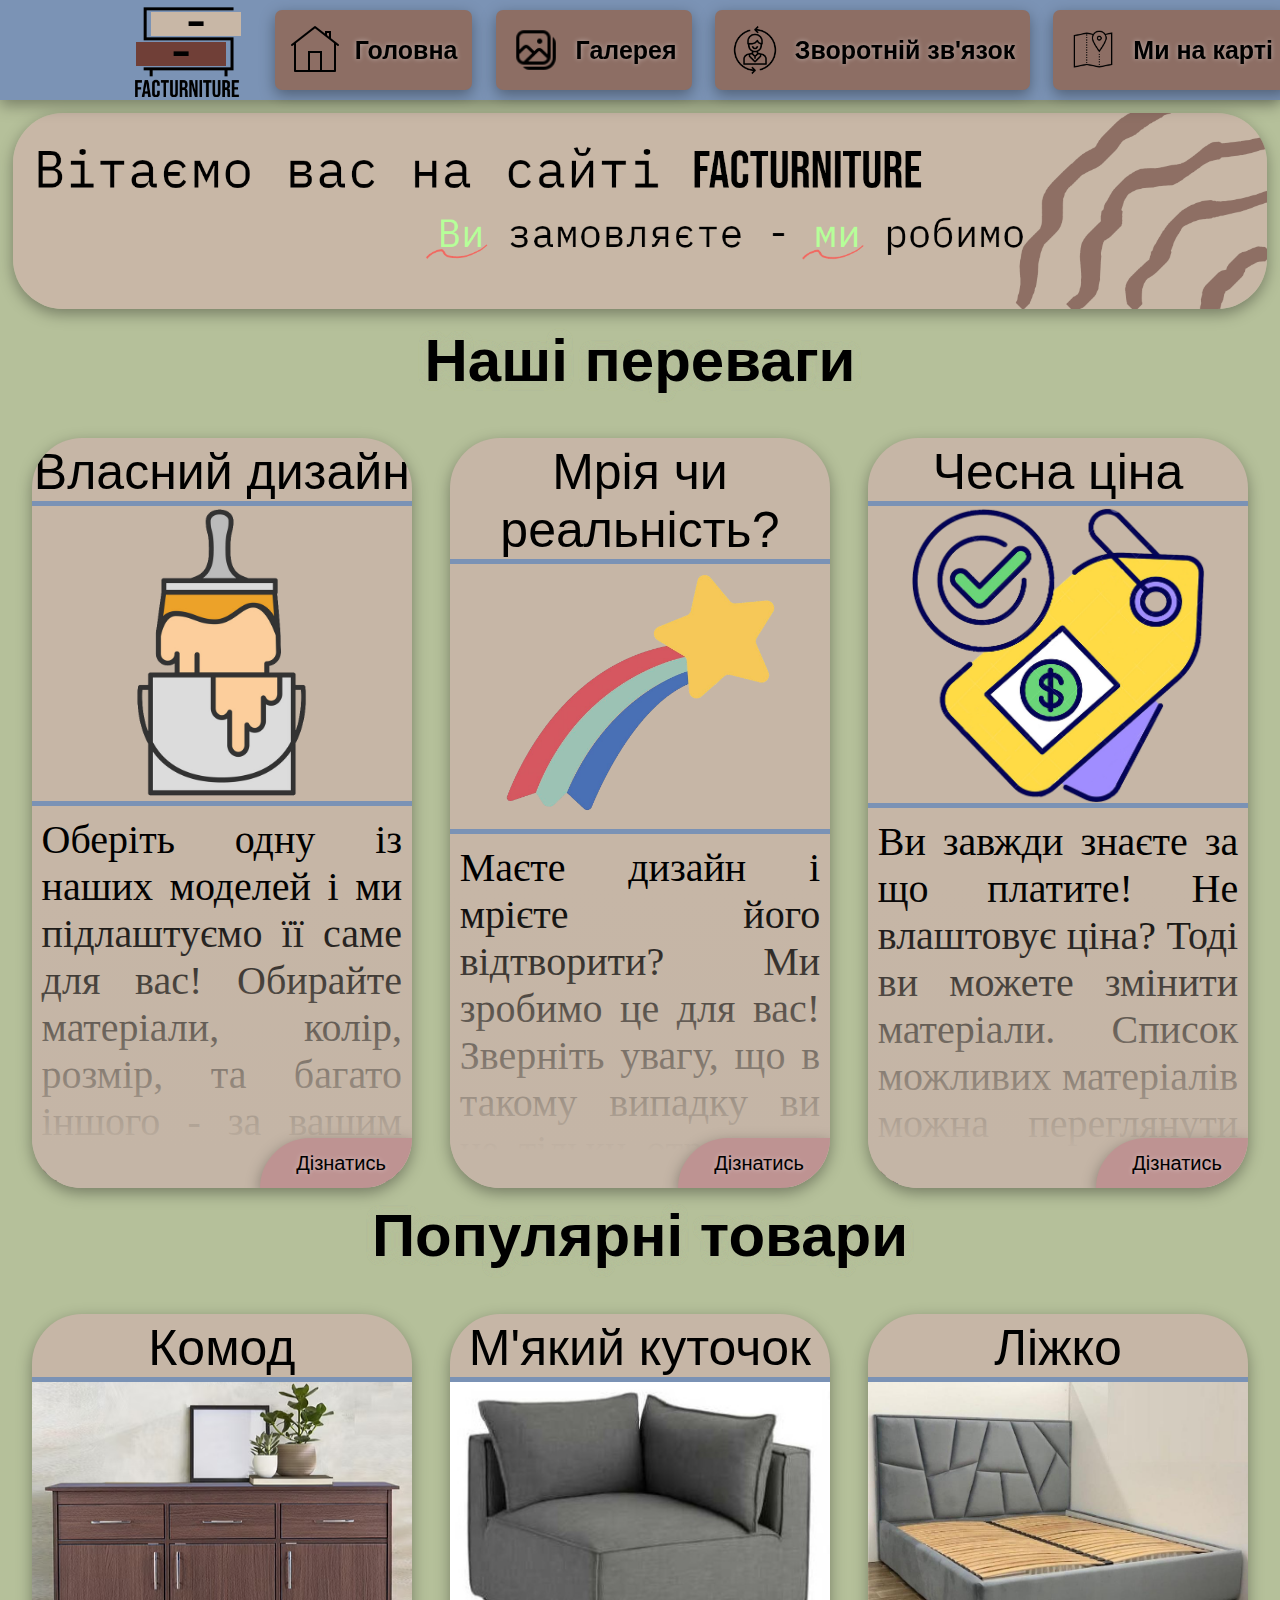
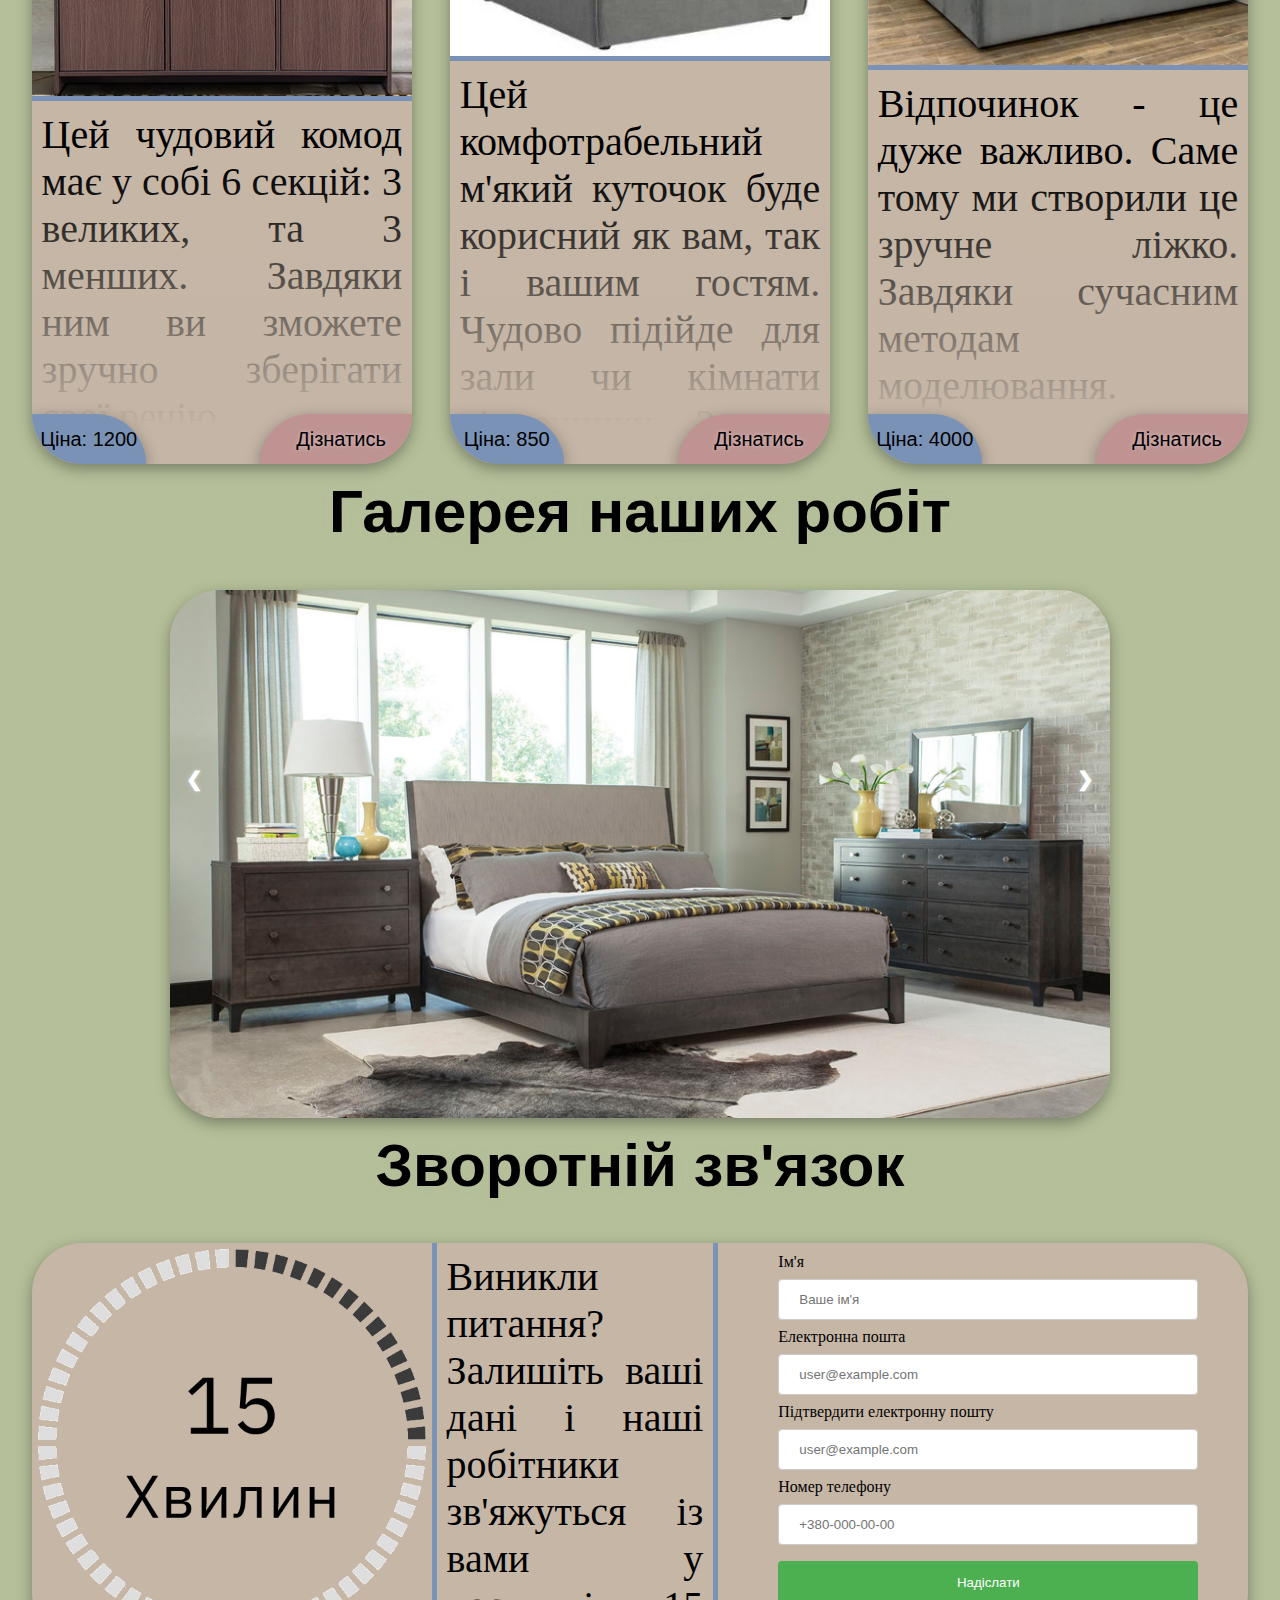
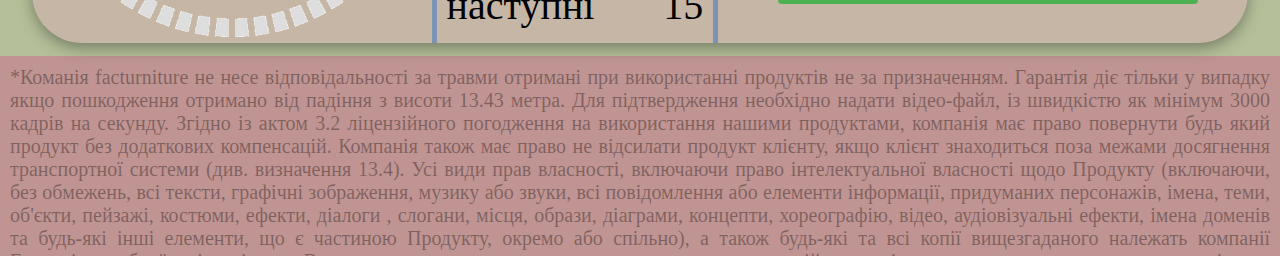
<file: index.html>
<!DOCTYPE html>
<HTML>
	<HEAD>
		<link rel="stylesheet" href="style.css">
		<link rel="stylesheet" href="gallery.css">
		<link rel="stylesheet" href="modal.css">
		<script src="gallery.js"></script>
		<meta charset="utf-8">
		<TITLE> Сайт Facturniture </TITLE>
	</HEAD>
	<BODY>
	<div id="popup1" class="overlay">
		<div class="popup">
			<h2>Необхідна реєстрація!</h2>
			<a class="close" href="#">&times;</a>
			<div class="content">
				Вибачте, але для того щоб зробити цю дію, вам спочатку необхідно зареєструватись на сайті.
			</div>
		</div>
	</div>
	<div id = "headerHolder">
		<div id = "header">
			<img id = "logo" src = "img/logo.png">
			<div class = "menu"><a class="menuButton" href="map.html"><img class = "icon" src = "img/icon/map.png">  Ми на карті</a></div>
			<div class = "menu"><a class="menuButton" href="#contactUs"><img class = "icon" src = "img/icon/contactUs.png">  Зворотній зв'язок</a></div>
			<div class = "menu"><a class="menuButton" href="#gallery"><img class = "icon" src = "img/icon/gallery.png">  Галерея</a></div>
			<div class = "menu">  <a class="menuButton" href="index.html"><img class = "icon" src = "img/icon/home.png">  Головна</a></div>
		</div>
	</div>
		<div id = "mainPage">
			<div class = "textBlock">
				<img id = "slogan" src = "img/slogan.png">
			</div>
			<div class = "textBlockName">
				<div class = "textBlockNameInside">
					Наші переваги
				</div>
			</div>
			<div class = "textBlock">
				<div class ="insideBlock">
					<div class ="name">
						Власний дизайн
					</div>
					<div class = "imageHolder">
						<img class = "img" id = "color" src = "img/color.png">
					</div>
					<div class = "text">
						Оберіть одну із наших моделей і ми підлаштуємо її саме для вас! Обирайте матеріали, колір, розмір, та багато іншого - за вашим смаком.
						Зверніться до наших робітників - вони готові допомогти вам кожного робочого дня.
					</div>
					<div class = textOverlay></div>
					<div class = "moreInfoButton">
						<a class="button" href="#popup1">Дізнатись більше</a>
					</div>
				</div>
				<div class ="insideBlock">
					<div class ="name">
						Мрія чи реальність?
					</div>
					<div class = "imageHolder">
						<img class = "img" id = "dream" src = "img/dream.png">
					</div>
					<div class = "text">
						Маєте дизайн і мрієте його відтворити? Ми зробимо це для вас! Зверніть увагу, що в такому випадку ви не тільки отримаєте змогу самостійно обрати модель. Ви також зможете обрати і усе інше. Сдивуйте друзів!
					</div>
					<div class = textOverlay></div>
					<div class = "moreInfoButton">
						<a class="button" href="#popup1">Дізнатись більше</a>
					</div>
				</div>
				<div class ="insideBlock">
					<div class ="name">
						Чесна ціна
					</div>
					<div class = "imageHolder">
						<img class = "img" id = "fairPrice" src = "img/fairPrice.png">
					</div>
					<div class = "text">
						Ви завжди знаєте за що платите! Не влаштовує ціна? Тоді ви можете змінити матеріали. Список можливих матеріалів можна переглянути на
					</div>
					<div class = textOverlay></div>
					<div class = "moreInfoButton">
						<a class="button" href="#popup1">Дізнатись більше</a>
					</div>
				</div>
			</div>
			<div class = "textBlockName">
				<div class = "textBlockNameInside">
					Популярні товари
				</div>
			</div>
			<div class = "textBlock">
				<div class ="insideBlock">
					<div class ="name">
						Комод
					</div>
					<div class = "imageHolder">
						<img class = "img" id = "dresser" src = "img/dresser.png">
					</div>
					<div class = "text">
						Цей чудовий комод має у собі 6 секцій: 3 великих, та 3 менших. Завдяки ним ви зможете зручно зберігати свої речію
					</div>
					<div class = textOverlay></div>
					<div class = "moreInfoButton">
						<a class="button" href="#popup1">Дізнатись більше</a>
					</div>
					<div class = "cost">
						Ціна: 1200 грн
					</div>
				</div>
				<div class ="insideBlock">
					<div class ="name">
						М'який куточок
					</div>
					<div class = "imageHolder">
						<img class = "img" id = "smallSofa" src = "img/smallSofa.jpg">
					</div>
					<div class = "text">
						Цей комфотрабельний м'який куточок буде корисний як вам, так і вашим гостям. Чудово підійде для зали чи кімнати відпочинку. Завжди врятує вас коли ви втомлені.
					</div>
					<div class = textOverlay></div>
					<div class = "moreInfoButton">
						<a class="button" href="#popup1">Дізнатись більше</a>
					</div>
					<div class = "cost">
						Ціна: 850 грн
					</div>
				</div>
				<div class ="insideBlock">
					<div class ="name">
						Ліжко
					</div>
					<div class = "imageHolder">
						<img class = "img" id = "bed" src = "img/bed.jpg">
					</div>
					<div class = "text">
						Відпочинок - це дуже важливо. Саме тому ми створили це зручне ліжко. Завдяки сучасним методам моделювання. Вдалося отримати найбільш корисний варіант.
					</div>
					<div class = textOverlay></div>
					<div class = "moreInfoButton">
						<a class="button" href="#popup1">Дізнатись більше</a>
					</div>
					<div class = "cost">
						Ціна: 4000 грн
					</div>
				</div>
			</div>
			<div class = "textBlockName">
				<div class = "textBlockNameInside">
					Галерея наших робіт
				</div>
			</div>
			<div class = "textBlock" id ="gallery">
				<div class="container">
					<div class="mySlides" id = "firstSlide">
						<img src="img/gallery1.jpg" style="width:100%">
					</div>
					<div class="mySlides">
						<img src="img/gallery2.png" style="width:100%">
					</div>
					<div class="mySlides">
						<img src="img/gallery3.jpg" style="width:100%">
					</div>
					<div class="mySlides">
						<img src="img/gallery4.jpg" style="width:100%">
					</div>
					<div class="mySlides">
						<img src="img/gallery5.jpg" style="width:100%">
					</div>
					<div class="mySlides">
						<img src="img/gallery6.jpg" style="width:100%">
					</div>
					<a class="prev" onclick="plusSlides(-1)">&#10094;</a>
					<a class="next" onclick="plusSlides(1)">&#10095;</a>
				</div>
			</div>
			<div class = "textBlockName">
				<div class = "textBlockNameInside">
					Зворотній зв'язок
				</div>
			</div>
			<div class = "textBlock">
				<div id = "contactUs">
					<img id = "min15" src = "img/min15.png">
					<div id = "contactUsText">
						Виникли питання? Залишіть ваші дані і наші робітники зв'яжуться із вами у наступні 15 хвилин.
					</div>
					<div id = "contactUsForm">
						<form>
							<label for="fname">Ім'я</label>
							<input type="text" id="fname" name="firstname" placeholder="Ваше ім'я">
							<label for="email">Електронна пошта</label>
							<input type="text" id="email" name="email" placeholder="user@example.com">
							<label for="email">Підтвердити електронну пошту</label>
							<input type="text" id="emailConfirm" name="email" placeholder="user@example.com">
							<label for="phone">Номер телефону</label>
							<input type="text" id="phone" name="phone" placeholder="+380-000-00-00">
							<input type="submit" value="Надіслати">
						</form>
					</div>
				</div>
			</div>
		</div>
		<div id = "footer">
			<div class = "text" id = "lie">
				*Команія facturniture не несе відповідальності за травми отримані при використанні продуктів не за призначенням.
				Гарантія діє тільки у випадку якщо пошкодження отримано від падіння з висоти 13.43 метра. Для підтвердження необхідно
				надати відео-файл, із швидкістю як мінімум 3000 кадрів на секунду. Згідно із актом 3.2 ліцензійного погодження на використання
				нашими продуктами, компанія має право повернути будь який продукт без додаткових компенсацій. Компанія також має право не відсилати
				продукт клієнту, якщо клієнт знаходиться поза межами досягнення транспортної системи (див. визначення 13.4). Усі види прав власності,
				включаючи право інтелектуальної власності щодо Продукту (включаючи, без обмежень, всі тексти, графічні зображення, музику або звуки,
				всі повідомлення або елементи інформації, придуманих персонажів, імена, теми, об'єкти, пейзажі, костюми, ефекти, діалоги , слогани,
				місця, образи, діаграми, концепти, хореографію, відео, аудіовізуальні ефекти, імена доменів та будь-які інші елементи, що є частиною Продукту,
				окремо або спільно), а також будь-які та всі копії вищезгаданого належать компанії Facturniture або їх ліцензіарам.
				Ви прямо визнаєте, що використовуєте продукт на свій страх і ризик. у межах, що допустимо діючим законодавством, продукт надається "як є".
				Facturniture, лицензіари Facturniture, партнери що надають продукт в даний момент не надають будь яких гарантій,
				чи забов'язоностей будь-якого характера.
			</div>
		</div>
	</BODY>
</HTML>
</file>
<file: style.css>
#headerHolder{
 background-color:#7b93b5;
 height:100px;
 width:100%;
 position:fixed;
 z-index:3;
 box-shadow:rgba(0,0,0,.35) 0 5px 15px
}
#footer{
 background-color:#c09492;
 height:200px;
 overflow:hidden
}
#header{
 height:100%;
 width:80%;
 margin-left:10%;
 margin-right:10%;
 min-width:1160px
}
#logo{
 margin:7px;
 height:90%
}
.textBlock{
 margin:1%;
 width:98%
}
a{
 color:#000;
 text-decoration:none;
 text-shadow:0 0 5px rgba(255,255,255,.45);
}
#slogan{
 border-radius:50px;
 width:100%;
 box-shadow:rgba(0,0,0,.35) 0 5px 15px
}
#contactUs,.insideBlock{
 width:30.33%;
 margin-left:1.5%;
 margin-right:1.5%;
 height:750px;
 background-color:#c6b6a6;
 float:left;
 border-radius:50px;
 box-shadow:rgba(0,0,0,.35) 0 5px 15px;
 overflow:hidden;
 position:relative
}
#contactUs{
 width:97%;
 height:400px;
 min-width:1200px
}
#contactUsForm{
 height:100%;
 width:calc(((100% - 400px) * .6) - 50px);
 float:right;
 margin-right:40px;
 padding:10px
}
#contactUsText{
 height:100%;
 padding:10px;
 font-size:40px;
 text-align:justify;
 position:relative;
 width:calc(((100% - 400px) * .4) - 40px);
 min-width:280px;
 float:left;
 border-right-color:#7b93b5;
 border-right-width:5px;
 border-right-style:solid;
 border-left-color:#7b93b5;
 border-left-width:5px;
 border-left-style:solid
}
input[type=text]{
 padding:12px 20px;
 margin:8px 0;
 display:inline-block;
 border:1px solid #ccc;
 border-radius:4px;
 box-sizing:border-box;
 width:100%
}
input[type=submit]{
 background-color:#4caf50;
 color:#fff;
 padding:14px 20px;
 margin:8px 0;
 border:none;
 border-radius:4px;
 cursor:pointer;
 width:100%
}
input[type=submit]:hover{
 background-color:#45a049
}
#min15{
 height:400px;
 float:left
}
.moreInfoButton{
 font-size:20px;
 line-height:50px;
 font-family:arial;
 text-align:center;
 position:absolute;
 overflow:hidden;
 bottom:0;
 right:0;
 background-color:#be9392;
 height:50px;
 width:40%;
 border-radius:50px 0 0 0;
 box-shadow:rgba(0,0,0,.35) 0 5px 15px
}
.cost{
 font-size:20px;
 line-height:50px;
 font-family:arial;
 text-align:center;
 position:absolute;
 bottom:0;
 left:0;
 background-color:#7a92b5;
 height:50px;
 width:30%;
 border-radius:0 50px 0 0;
 box-shadow:rgba(0,0,0,.35) 0 5px 15px
}
.name{
 margin-top:5px;
 font-size:50px;
 font-family:arial;
 text-align:center;
 border-bottom-width:5px;
 border-bottom-style:solid;
 border-bottom-color:#7a92b5
}
.imageHolder{
 border-bottom-width:5px;
 border-bottom-style:solid;
 border-bottom-color:#7a92b5;
 display:flex;
 justify-content:center;
 z-index:1
}
#map{
 width:100%;
 height:100vh;
 box-shadow:rgba(0,0,0,.35) 0 5px 15px
}
#lie{
 color:rgba(0,0,0,.35);
 font-size:20px
}
.textBlockName{
 height:100px;
 background-image:url(https://rubickevich.github.io./img/fancyName.png);
 display:flex;
 justify-content:center
}
.textBlockNameInside{
 font-size:60px;
 font-family:Arial;
 font-weight:700;
 text-align:center;
 width:80%;
 text-shadow:0 0 10px #b4be9a,0 0 10px #b4be9a,0 0 10px #b4be9a;
 white-space:nowrap
}
.text{
 padding:10px;
 font-size:40px;
 text-align:justify;
 margin-bottom:50px;
 position:relative
}
.textOverlay{
 position:absolute;
 top:0;
 height:100%;
 width:100%;
 background:#000;
 background:linear-gradient(180deg,rgba(0,0,0,0) 0,rgba(0,0,0,0) 60%,rgba(196,181,166,1) 95%)
}
body{
 margin:0;
 background-color:#b5c09a;
 min-width:1000px
}
.menu{
 font-size:25px;
 font-family:arial;
 font-weight:700;
 text-align:center;
 height:80px;
 margin-top:10px;
 margin-left:2%;
 width:fit-content;
 float:right;
 white-space:nowrap;
 vertical-align:middle;
 line-height:80px;
 box-shadow:rgba(0,0,0,.35) 0 5px 15px;
 background-color: #8d6e64;
 border-radius: 7px;
}
.menuButton{
 display:flex;
 margin-right:15px
}
.icon{
 height:50px;
 width:50px;
 margin:15px
}
.img{
 width:100%
}
#mainPage{
 padding-top:100px;
 width:100%;
 height:62%;
 display:flex;
 flex-direction:column
}
.menu:hover{
 background-color:#06d85f
}
</file>
<file: gallery.css>
*{
    box-sizing:border-box
}
.container{
    position:relative;
    width:75%;
    margin-left:12.5%;
    margin-right:12.5%;
    overflow:hidden;
    border-radius:50px;
    box-shadow:rgba(0,0,0,.35) 0 5px 15px
}
.mySlides{
    display:none;
    margin-bottom:-5px
}
#firstSlide{
    display:block
}
.next,.prev{
    cursor:pointer;
    position:absolute;
    top:40%;
    width:auto;
    padding:16px;
    margin-top:-50px;
    color:#fff;
    font-weight:700;
    font-size:20px;
    border-radius:0 3px 3px 0;
    user-select:none;
    -webkit-user-select:none
}
.next{
    right:0;
    border-radius:3px 0 0 3px
}
</file>
<file: modal.css>
h1{
    text-align:center;
    font-family:Tahoma,Arial,sans-serif;
    color:#06d85f;
    margin:80px 0
}
.button{
    font-size:1em;
    padding:10px;
    border-radius:20px/50px;
    text-decoration:none;
    cursor:pointer;
    transition:all .3s ease-out;
    color:#000
}
.moreInfoButton:hover{
    background:#b4fd98
}
.overlay{
    position:fixed;
    top:0;
    bottom:0;
    left:0;
    right:0;
    background:rgba(0,0,0,.7);
    transition:opacity .5s;
    visibility:hidden;
    opacity:0;
    z-index:2
}
.overlay:target{
    visibility:visible;
    opacity:1
}
.popup{
    margin:70px auto;
    margin-top:200px;
    padding:20px;
    background:#fff;
    border-radius:5px;
    width:30%;
    position:relative;
    transition:all 5s ease-in-out
}
.popup h2{
    margin-top:0;
    color:#333;
    font-family:Tahoma,Arial,sans-serif
}
.popup .close{
    position:absolute;
    top:20px;
    right:30px;
    transition:all .2s;
    font-size:30px;
    font-weight:700;
    text-decoration:none;
    color:#333
}
.popup .close:hover{
    color:#06d85f
}
.popup .content{
    max-height:30%;
    overflow:auto;
    font-family:arial
}
@media screen and (max-width:700px){
    .popup{
        width:70%
    }
}
</file>
